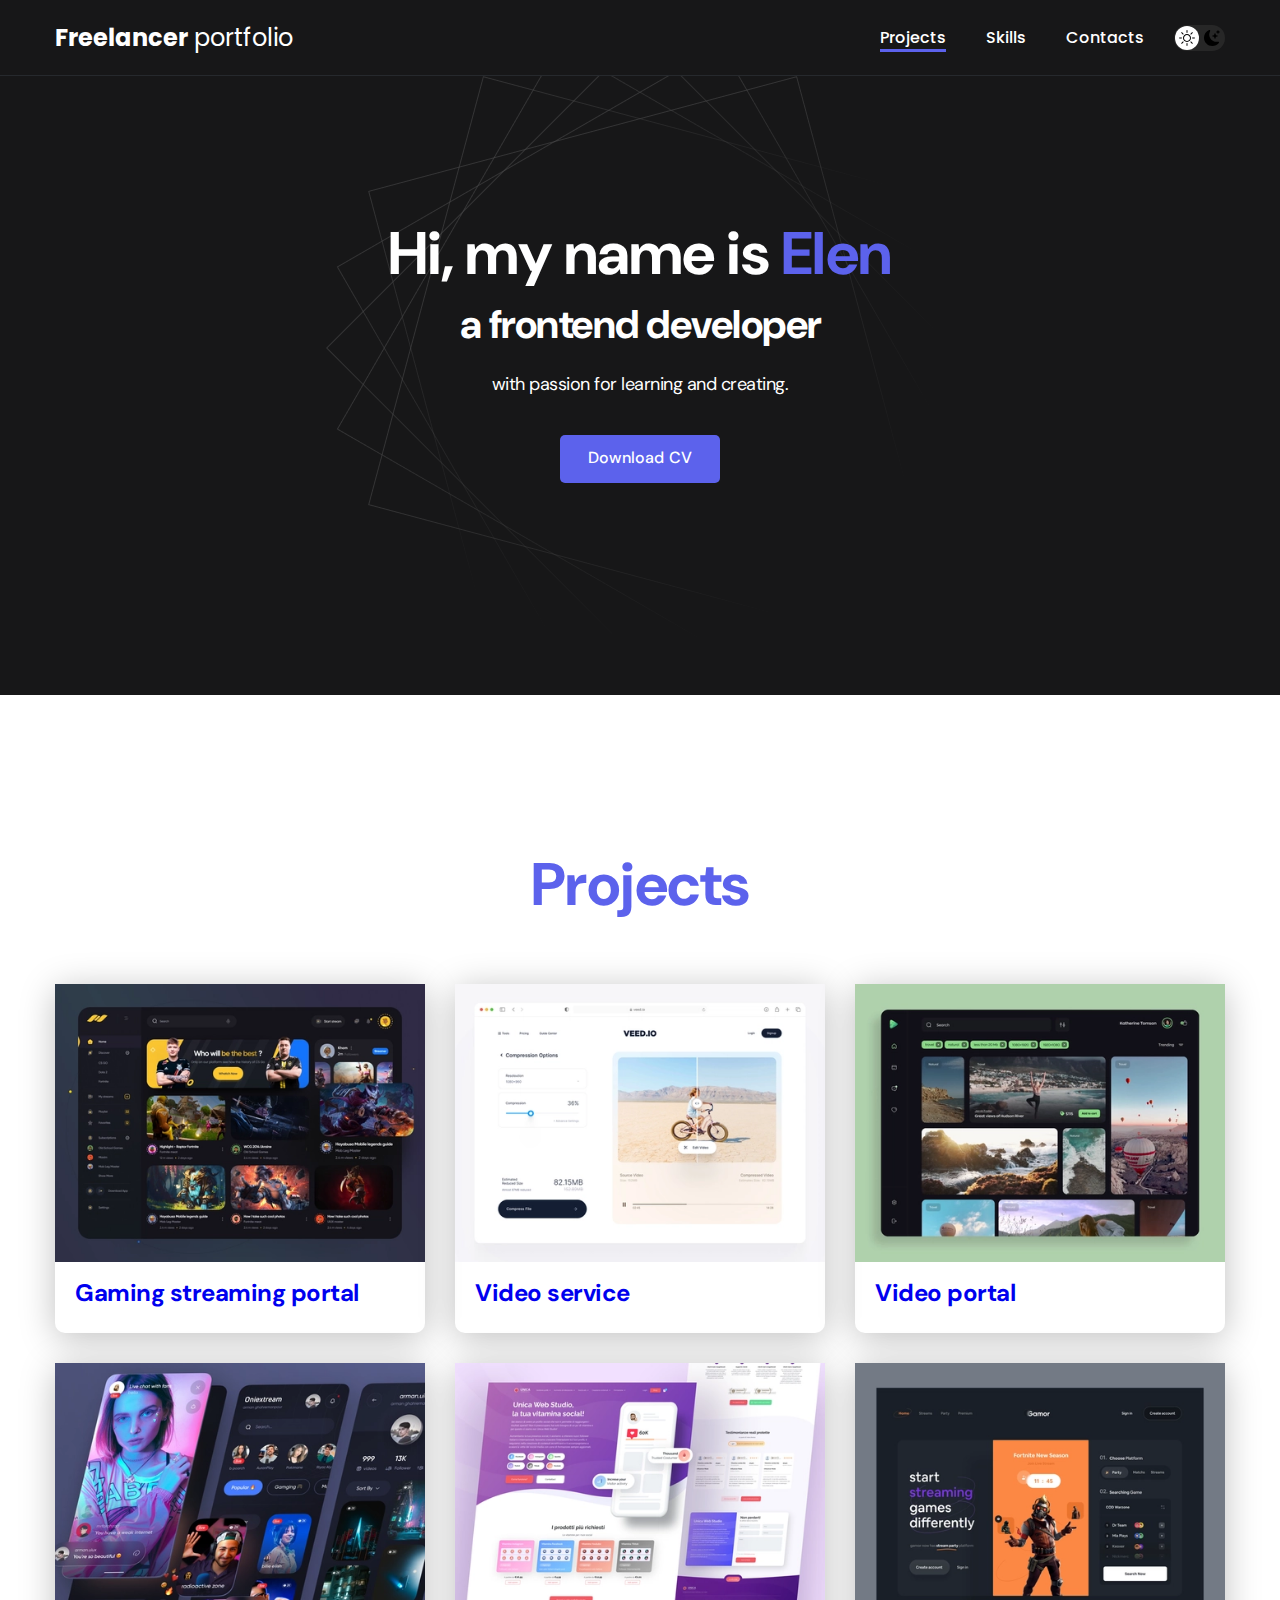
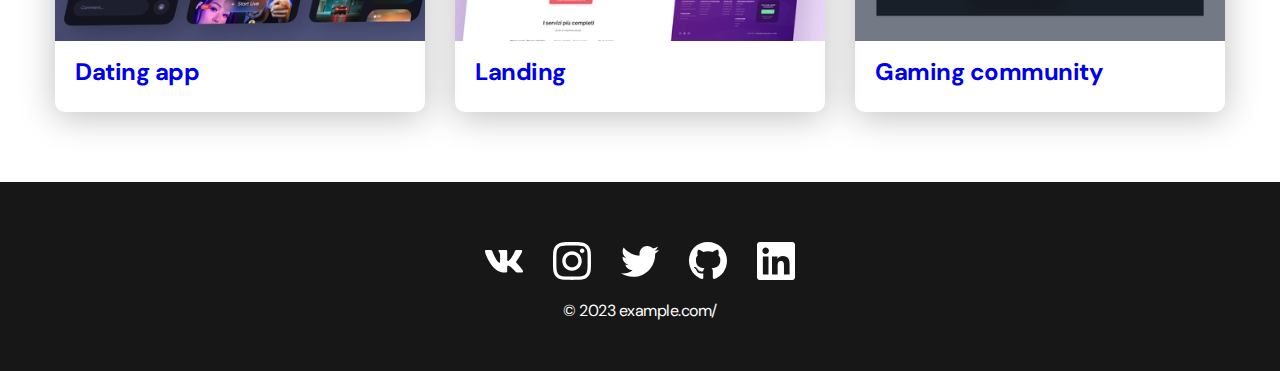
<file: index.html>
<!DOCTYPE html>
<html lang="en">
<head>
    <meta charset="UTF-8">
    <meta name="viewport" content="width=device-width, initial-scale=1.0">
    <link rel="stylesheet" href="css/style.css">
    <title>Freelance Portfolio</title>
</head>
<body>
    <nav class="nav">
        <div class="container">
            <div class="nav-row">
                <a href="./index.html" class="logo">
                   <strong>Freelancer</strong> portfolio
                </a>
                <button class="dark-mode-btn ">
                    <img src="./img/icons/vector.svg" alt="light mode" class="dark-mode-btn__icon">
                    <img src="./img/icons/moon.svg" alt="dark mode" class="dark-mode-btn__icon">
                </button>
                <ul class="nav-list">
                    <li class="nav-list__item"> 
                        <a href="./index.html" class="nav-list__link nav-list__link--active ">Projects</a>
                    </li>
                    <li class="nav-list__item"> 
                        <a href="./skills.html" class="nav-list__link">Skills</a>
                    </li>
                    <li class="nav-list__item">
                         <a href="./contacts.html" class="nav-list__link">Contacts</a>
                    </li>    
                </ul>

            </div>
        </div>
    </nav>
    <header class="header">
        <div class="header__wrapper">
            <h1 class="header__title">
                <strong>Hi, my name is <em>Elen</em></strong><br>
                a frontend developer
            </h1>
            <div class="header__text">
                <p>with passion for learning and creating.</p>
            </div>
            <a href="#" class="btn">Download CV</a>
        </div>
    </header>
    <main class="section">
        <div class="container">
            <h2 class="title-1">Projects</h2>
            <ul class="projects">
                <li class="project">
                    <a href="./gaming-portal.html">
                        <img src="img/projects/01.jpg" alt="procejt Image" class="procejt__img">
                        <h3 class="project__title">Gaming streaming portal</h3>
                    </a>
                </li>
                <li class="project">
                    <a href="./video-service.html">
                        <img src="img/projects/02.jpg" alt="procejt Image" class="procejt__img">
                        <h3 class="project__title">Video service</h3>
                    </a> 
                </li>
                <li class="project">
                    <a href="./video-portal.html">
                        <img src="img/projects/03.jpg" alt="procejt Image" class="procejt__img">
                        <h3 class="project__title">Video portal</h3>
                    </a>   
                </li>
                <li class="project">
                    <a href="./dating-app.html">
                        <img src="img/projects/04.jpg" alt="procejt Image" class="procejt__img">
                    <h3 class="project__title">Dating app</h3>
                    </a>    
                </li>
                <li class="project">
                    <a href="./landing.html">
                        <img src="img/projects/05.jpg" alt="procejt Image" class="procejt__img">
                    <h3 class="project__title">Landing</h3>
                    </a>
                </li>
                <li class="project">
                    <a href="./gaming-community.html">   
                    <img src="img/projects/06.jpg" alt="procejt Image" class="procejt__img">
                    <h3 class="project__title">Gaming community</h3>
                    </a>
                </li>
            </ul>
        </div>
    </main>
    <footer class="footer">
        <div class="container">
            <div class="footer__wrapper">
                <ul class="social">
                    <li class="social__item"><a href="#">
                        <img src="img/icons/vk.svg" alt="social media">
                    </a></li>
                    <li class="social__item"><a href="#">
                        <img src="img/icons/instagram.svg" alt="social media">
                    </a></li>
                    <li class="social__item"><a href="#">
                        <img src="img/icons/twitter.svg" alt="social media">
                    </a></li>
                    <li class="social__item"><a href="#">
                        <img src="img/icons/gitHub.svg" alt="social media">
                    </a></li>
                    <li class="social__item"><a href="#">
                        <img src="img/icons/linkedIn.svg" alt="social media">
                    </a></li>
                </ul>
                <div class="copyright">
                    <p>© 2023 example.com/</p>
                </div>
            </div>     
        </div>
    </footer>
    <script src="./js/script.js"></script>
</body>
</html>
</file>
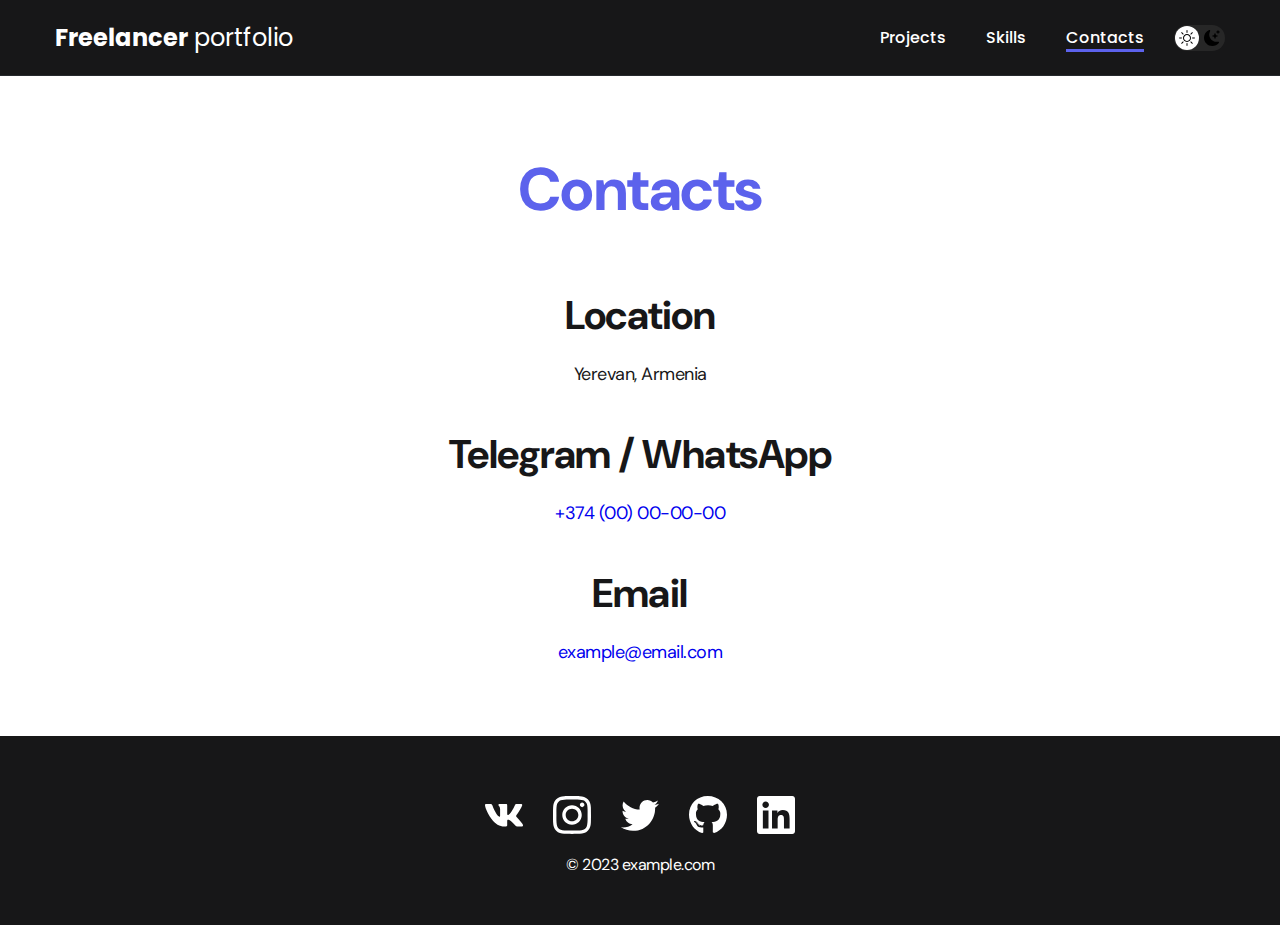
<file: contacts.html>
<!DOCTYPE html>
<html lang="en">
<head>
    <meta charset="UTF-8">
    <meta name="viewport" content="width=device-width, initial-scale=1.0">
    <link rel="stylesheet" href="css/style.css">
    <title>Freelance Portfolio</title>
</head>
<body>
    <nav class="nav">
        <div class="container">
            <div class="nav-row">
                <a href="./index.html" class="logo">
                   <strong>Freelancer</strong> portfolio
                </a>
                <button class="dark-mode-btn ">
                    <img src="./img/icons/vector.svg" alt="light mode" class="dark-mode-btn__icon">
                    <img src="./img/icons/moon.svg" alt="dark mode" class="dark-mode-btn__icon">
                </button>
                <ul class="nav-list">
                    <li class="nav-list__item"> 
                        <a href="./index.html" class="nav-list__link ">Projects</a>
                    </li>
                    <li class="nav-list__item"> 
                        <a href="./skills.html" class="nav-list__link">Skills</a>
                    </li>
                    <li class="nav-list__item">
                         <a href="./contacts.html" class="nav-list__link  nav-list__link--active">Contacts</a>
                    </li>    
                </ul>
            </div>
        </div>
    </nav>
    <main class="section">
        <div class="container">
            <h1 class="title-1">Contacts</h1>
            <ul class="content-list">
                <li class="content-list__item">
                    <h2 class="title-2">Location</h2>
                    <p>Yerevan, Armenia</p>
                </li>
                <li class="content-list__item">
                    <h2 class="title-2">Telegram / WhatsApp</h2>

                    <p> <a href="tel: +374 (00) 00-00-00">+374 (00) 00-00-00</a></p>
                </li>
                <li class="content-list__item">
                    <h2 class="title-2">Email</h2>
                    <a href="mailto:example@email.com">example@email.com</a>
                </li>
            </ul>
        </div>
    </main>
    <footer class="footer">
        <div class="container">
            <div class="footer__wrapper">
                <ul class="social">
                    <li class="social__item"><a href="#">
                        <img src="img/icons/vk.svg" alt="social media">
                    </a></li>
                    <li class="social__item"><a href="#">
                        <img src="img/icons/instagram.svg" alt="social media">
                    </a></li>
                    <li class="social__item"><a href="#">
                        <img src="img/icons/twitter.svg" alt="social media">
                    </a></li>
                    <li class="social__item"><a href="#">
                        <img src="img/icons/gitHub.svg" alt="social media">
                    </a></li>
                    <li class="social__item"><a href="#">
                        <img src="img/icons/linkedIn.svg" alt="social media">
                    </a></li>
                </ul>
                <div class="copyright">
                    <p>© 2023 example.com</p>
                </div>
            </div>     
        </div>
    </footer>
    <script src="./js/script.js"></script>
</body>
</html>
</file>
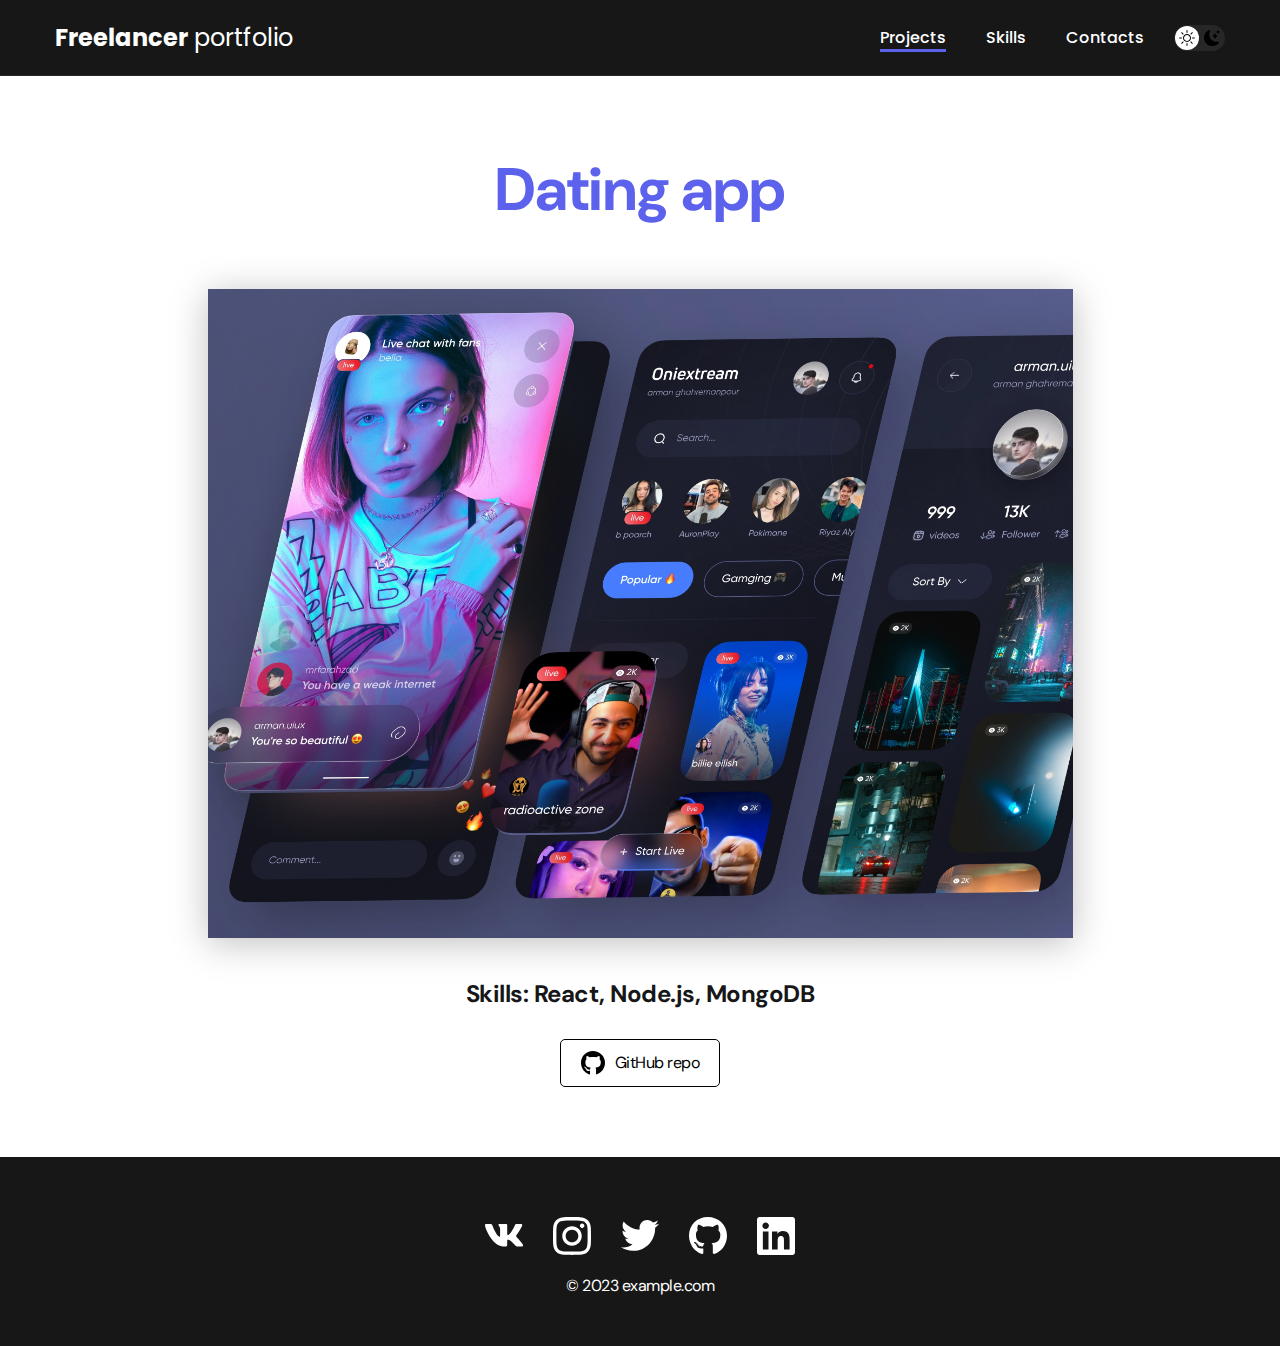
<file: dating-app.html>
<!DOCTYPE html>
<html lang="en">
<head>
    <meta charset="UTF-8">
    <meta name="viewport" content="width=device-width, initial-scale=1.0">
    <link rel="stylesheet" href="css/style.css">
    <title>Freelance Portfolio</title>
</head>
<body>
    <nav class="nav">
        <div class="container">
            <div class="nav-row">
                <a href="./index.html" class="logo">
                   <strong>Freelancer</strong> portfolio
                </a>
                <button class="dark-mode-btn ">
                    <img src="./img/icons/vector.svg" alt="light mode" class="dark-mode-btn__icon">
                    <img src="./img/icons/moon.svg" alt="dark mode" class="dark-mode-btn__icon">
                </button>
                <ul class="nav-list">
                    <li class="nav-list__item"> 
                        <a href="./index.html" class="nav-list__link nav-list__link--active ">Projects</a>
                    </li>
                    <li class="nav-list__item"> 
                        <a href="./skills.html" class="nav-list__link">Skills</a>
                    </li>
                    <li class="nav-list__item">
                         <a href="./contacts.html" class="nav-list__link">Contacts</a>
                    </li>    
                </ul>
            </div>
        </div>
    </nav>
    <main class="section">
        <div class="container">
            <div class="procejt-details">
               <h1 class="title-1">Dating app</h1>
               <img class="project-details-cover" src="./img/projects/04-big.jpg" alt="dating-app"> 
                <div class="projects-details__desc">
                    <p>Skills: React, Node.js, MongoDB</p>
                </div>
                <a href="#" class="btn-outline">
                    <img class="darkGitHub" src="./img/icons/gitHub-black.svg" alt="gitHub">
                    <img class="lightGitHub" src="./img/icons/gitHub.svg" alt="gitHub">
                    <span>GitHub repo</span>
                </a>
           </div>
        </div>
    </main>
    <footer class="footer">
        <div class="container">
            <div class="footer__wrapper">
                <ul class="social">
                    <li class="social__item"><a href="#">
                        <img src="img/icons/vk.svg" alt="social media">
                    </a></li>
                    <li class="social__item"><a href="#">
                        <img src="img/icons/instagram.svg" alt="social media">
                    </a></li>
                    <li class="social__item"><a href="#">
                        <img src="img/icons/twitter.svg" alt="social media">
                    </a></li>
                    <li class="social__item"><a href="#">
                        <img src="img/icons/gitHub.svg" alt="social media">
                    </a></li>
                    <li class="social__item"><a href="#">
                        <img src="img/icons/linkedIn.svg" alt="social media">
                    </a></li>
                </ul>
                <div class="copyright">
                    <p>© 2023 example.com</p>
                </div>
            </div>     
        </div>
    </footer>
    <script src="./js/script.js"></script>
</body>
</html>
</file>
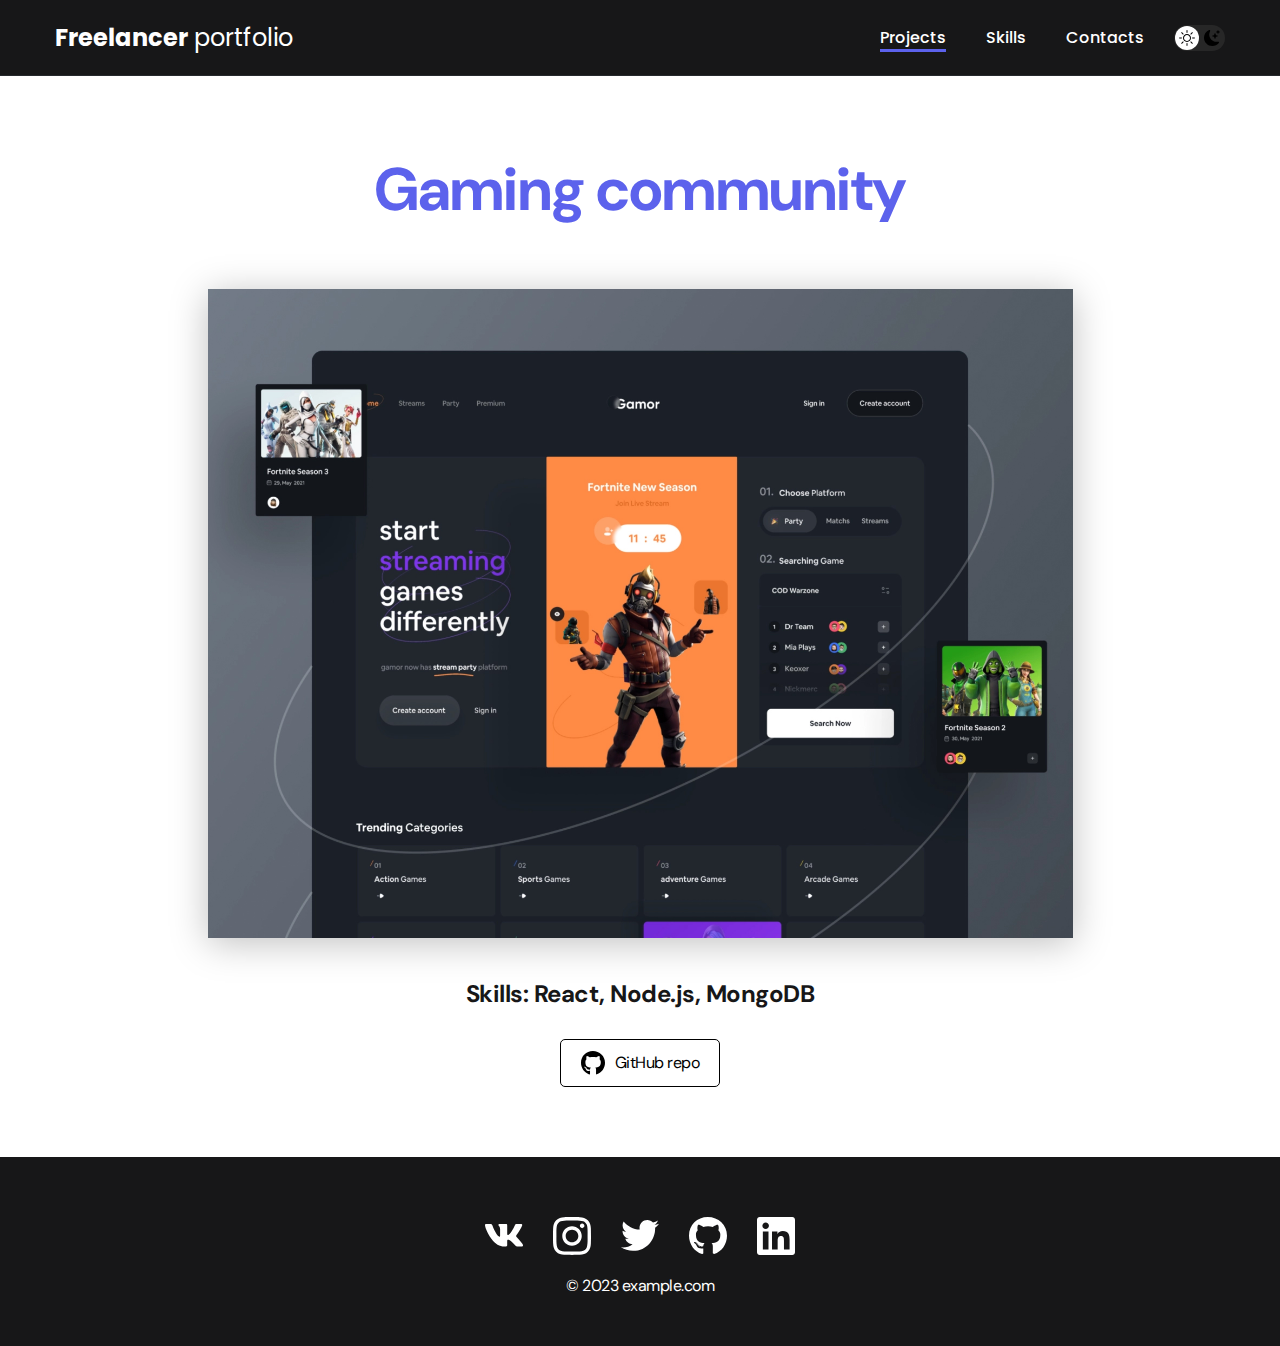
<file: gaming-community.html>
<!DOCTYPE html>
<html lang="en">
<head>
    <meta charset="UTF-8">
    <meta name="viewport" content="width=device-width, initial-scale=1.0">
    <link rel="stylesheet" href="css/style.css">
    <title>Freelance Portfolio</title>
</head>
<body>
    <nav class="nav">
        <div class="container">
            <div class="nav-row">
                <a href="./index.html" class="logo">
                   <strong>Freelancer</strong> portfolio
                </a>
                <button class="dark-mode-btn ">
                    <img src="./img/icons/vector.svg" alt="light mode" class="dark-mode-btn__icon">
                    <img src="./img/icons/moon.svg" alt="dark mode" class="dark-mode-btn__icon">
                </button>
                <ul class="nav-list">
                    <li class="nav-list__item"> 
                        <a href="./index.html" class="nav-list__link nav-list__link--active ">Projects</a>
                    </li>
                    <li class="nav-list__item"> 
                        <a href="./skills.html" class="nav-list__link">Skills</a>
                    </li>
                    <li class="nav-list__item">
                         <a href="./contacts.html" class="nav-list__link">Contacts</a>
                    </li>    
                </ul>
            </div>
        </div>
    </nav>
    <main class="section">
        <div class="container">
            <div class="procejt-details">
               <h1 class="title-1">Gaming community</h1>
               <img class="project-details-cover" src="./img/projects/06-big.jpg" alt="gaming-community">
                <div class="projects-details__desc">
                    <p>Skills: React, Node.js, MongoDB</p>
                </div>
                <a href="#" class="btn-outline">
                    <img class="darkGitHub" src="./img/icons/gitHub-black.svg" alt="gitHub">
                    <img class="lightGitHub" src="./img/icons/gitHub.svg" alt="gitHub">
                    <span>GitHub repo</span>
                </a>
           </div>
        </div>
    </main>
    <footer class="footer">
        <div class="container">
            <div class="footer__wrapper">
                <ul class="social">
                    <li class="social__item"><a href="#">
                        <img src="img/icons/vk.svg" alt="social media">
                    </a></li>
                    <li class="social__item"><a href="#">
                        <img src="img/icons/instagram.svg" alt="social media">
                    </a></li>
                    <li class="social__item"><a href="#">
                        <img src="img/icons/twitter.svg" alt="social media">
                    </a></li>
                    <li class="social__item"><a href="#">
                        <img src="img/icons/gitHub.svg" alt="social media">
                    </a></li>
                    <li class="social__item"><a href="#">
                        <img src="img/icons/linkedIn.svg" alt="social media">
                    </a></li>
                </ul>
                <div class="copyright">
                    <p>© 2023 example.com</p>
                </div>
            </div>     
        </div>
    </footer>
    <script src="./js/script.js"></script>
</body>
</html>
</file>
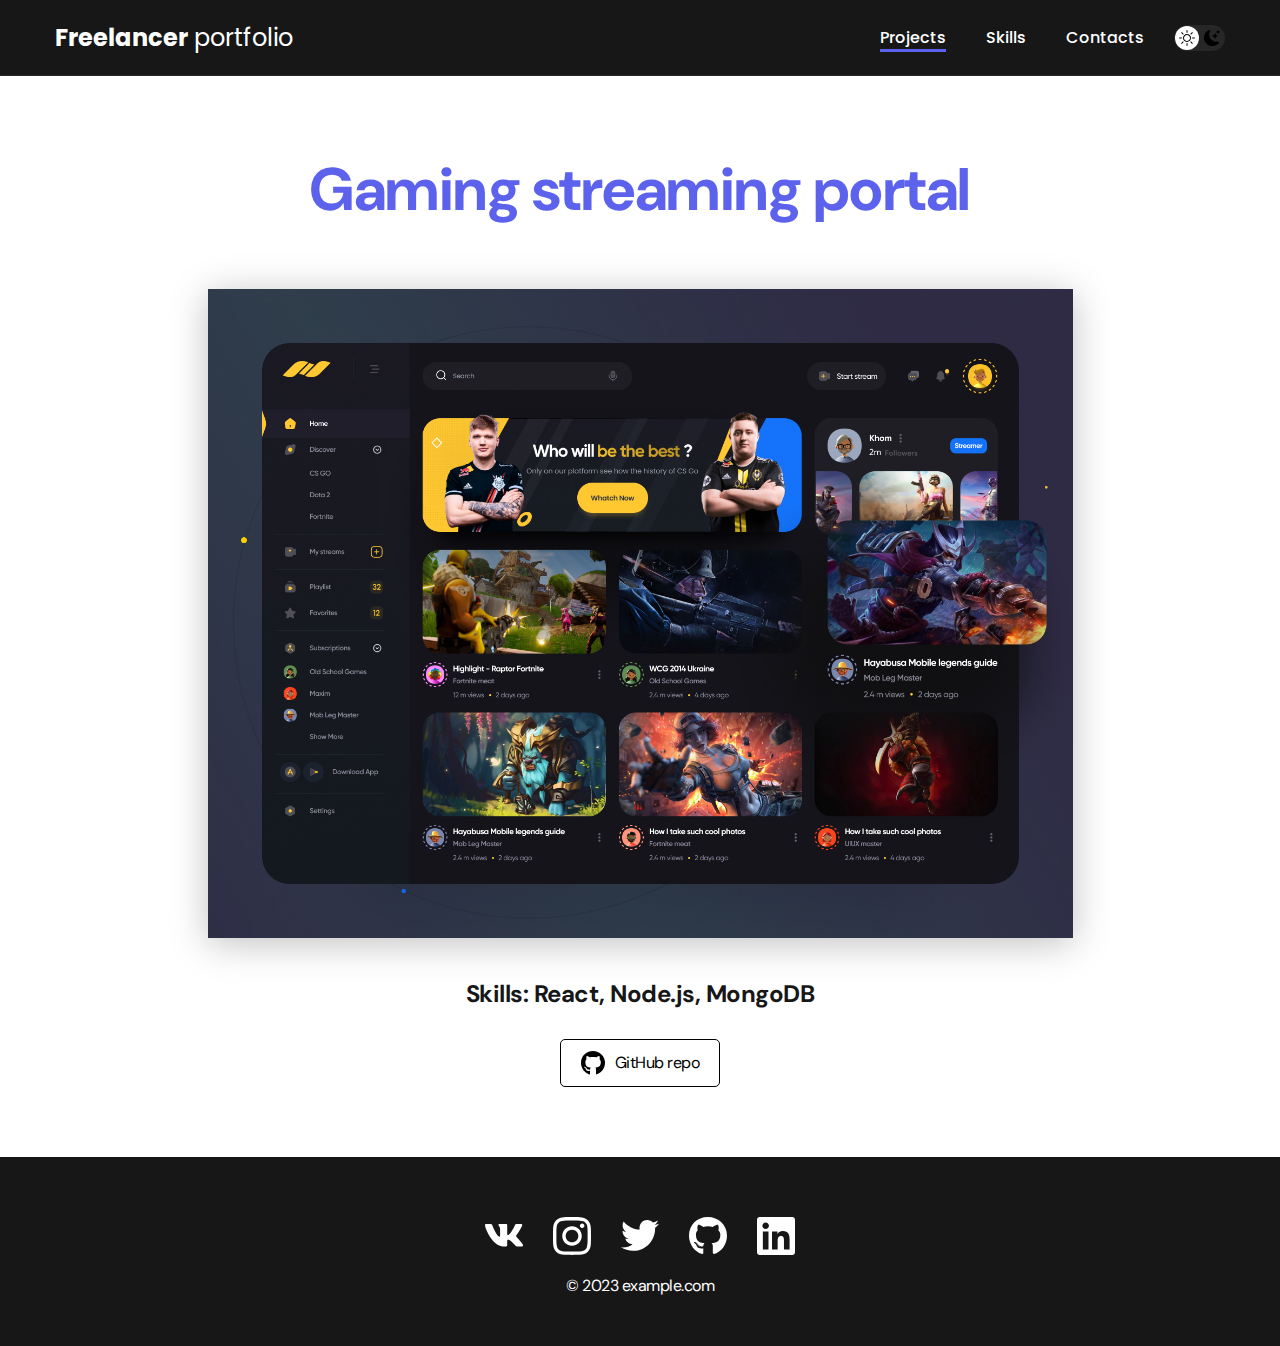
<file: gaming-portal.html>
<!DOCTYPE html>
<html lang="en">
<head>
    <meta charset="UTF-8">
    <meta name="viewport" content="width=device-width, initial-scale=1.0">
    <link rel="stylesheet" href="css/style.css">
    <title>Freelance Portfolio</title>
</head>
<body>
    <nav class="nav">
        <div class="container">
            <div class="nav-row">
                <a href="./index.html" class="logo">
                   <strong>Freelancer</strong> portfolio
                </a>
                <button class="dark-mode-btn ">
                    <img src="./img/icons/vector.svg" alt="light mode" class="dark-mode-btn__icon">
                    <img src="./img/icons/moon.svg" alt="dark mode" class="dark-mode-btn__icon">
                </button>
                <ul class="nav-list">
                    <li class="nav-list__item"> 
                        <a href="./index.html" class="nav-list__link nav-list__link--active ">Projects</a>
                    </li>
                    <li class="nav-list__item"> 
                        <a href="./skills.html" class="nav-list__link">Skills</a>
                    </li>
                    <li class="nav-list__item">
                         <a href="./contacts.html" class="nav-list__link">Contacts</a>
                    </li>    
                </ul>
            </div>
        </div>
    </nav>
    <main class="section">
        <div class="container">
            <div class="procejt-details">
               <h1 class="title-1">Gaming streaming portal</h1>
               <img class="project-details-cover" src="./img/projects/01-big.jpg" alt="gaming-portal">
                <div class="projects-details__desc">
                    <p>Skills: React, Node.js, MongoDB</p>
                </div>
                <a href="#" class="btn-outline">
                    <img class="darkGitHub" src="./img/icons/gitHub-black.svg" alt="gitHub">
                    <img class="lightGitHub" src="./img/icons/gitHub.svg" alt="gitHub">
                    <span>GitHub repo</span>
                </a>
           </div>
        </div>
    </main>
    <footer class="footer">
        <div class="container">
            <div class="footer__wrapper">
                <ul class="social">
                    <li class="social__item"><a href="#">
                        <img src="img/icons/vk.svg" alt="social media">
                    </a></li>
                    <li class="social__item"><a href="#">
                        <img src="img/icons/instagram.svg" alt="social media">
                    </a></li>
                    <li class="social__item"><a href="#">
                        <img src="img/icons/twitter.svg" alt="social media">
                    </a></li>
                    <li class="social__item"><a href="#">
                        <img src="img/icons/gitHub.svg" alt="social media">
                    </a></li>
                    <li class="social__item"><a href="#">
                        <img src="img/icons/linkedIn.svg" alt="social media">
                    </a></li>
                </ul>
                <div class="copyright">
                    <p>© 2023 example.com</p>
                </div>
            </div>     
        </div>
    </footer>
    <script src="./js/script.js"></script>
</body>
</html>
</file>
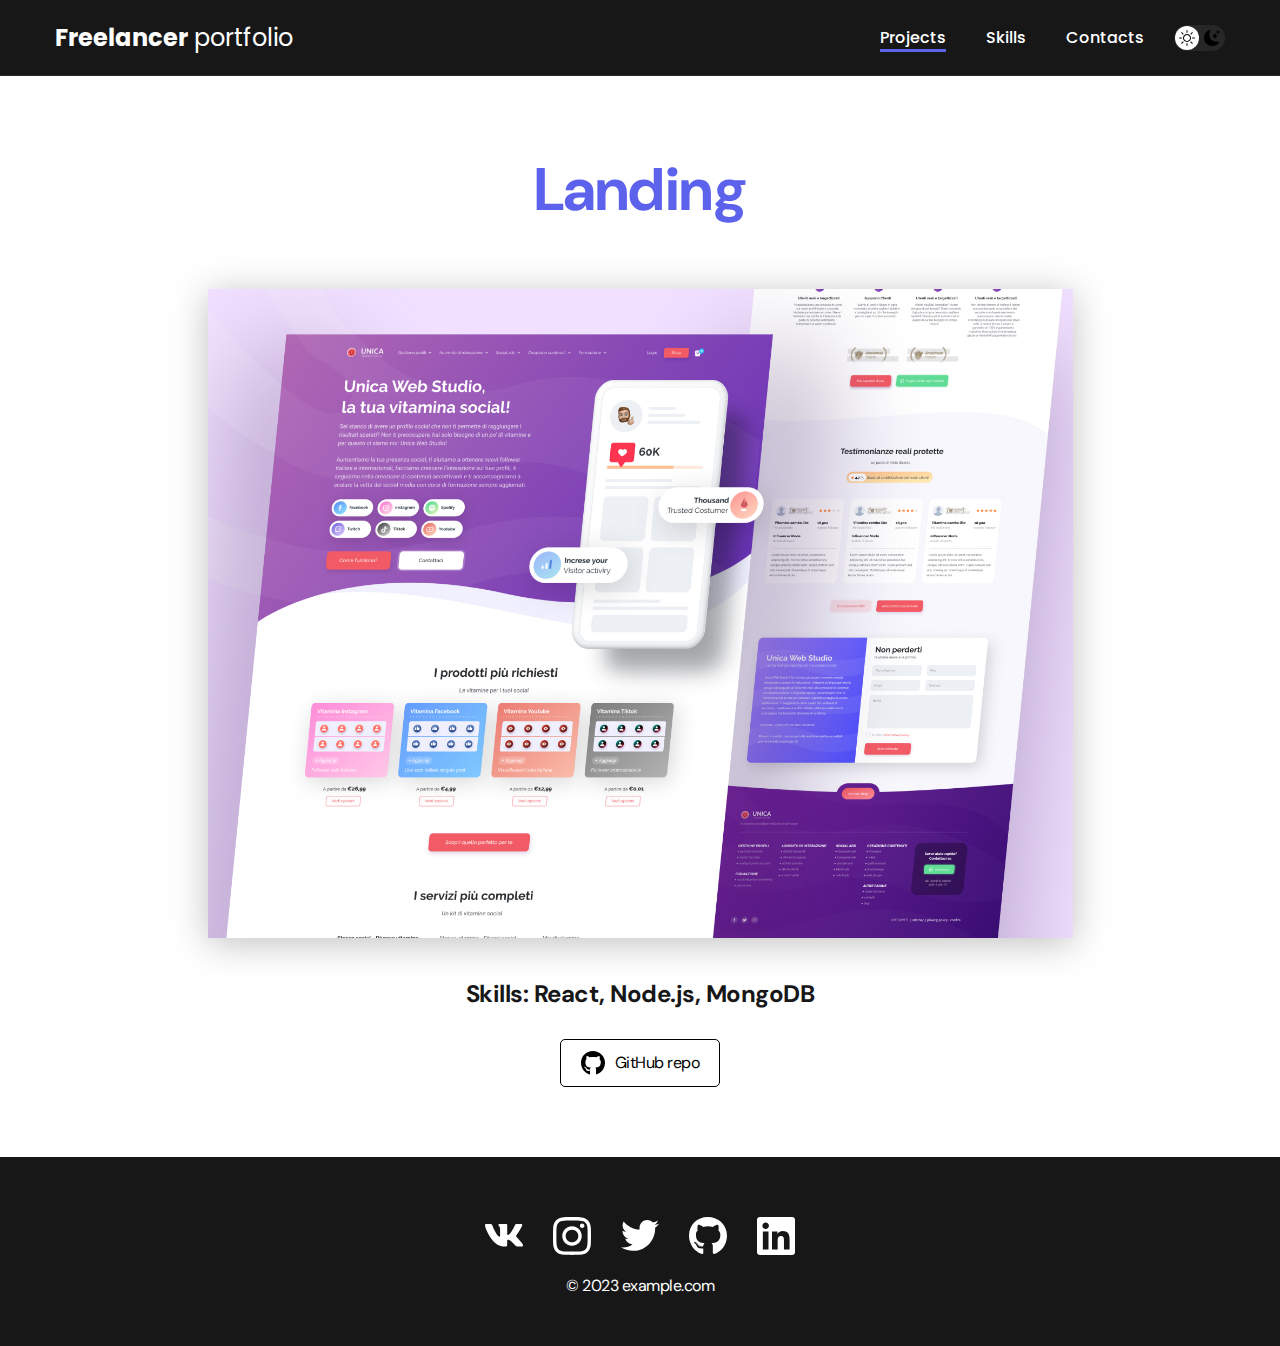
<file: landing.html>
<!DOCTYPE html>
<html lang="en">
<head>
    <meta charset="UTF-8">
    <meta name="viewport" content="width=device-width, initial-scale=1.0">
    <link rel="stylesheet" href="css/style.css">
    <title>Freelance Portfolio</title>
</head>
<body>
    <nav class="nav">
        <div class="container">
            <div class="nav-row">
                <a href="./index.html" class="logo">
                   <strong>Freelancer</strong> portfolio
                </a>
                <button class="dark-mode-btn ">
                    <img src="./img/icons/vector.svg" alt="light mode" class="dark-mode-btn__icon">
                    <img src="./img/icons/moon.svg" alt="dark mode" class="dark-mode-btn__icon">
                </button>
                <ul class="nav-list">
                    <li class="nav-list__item"> 
                        <a href="./index.html" class="nav-list__link nav-list__link--active ">Projects</a>
                    </li>
                    <li class="nav-list__item"> 
                        <a href="./skills.html" class="nav-list__link">Skills</a>
                    </li>
                    <li class="nav-list__item">
                         <a href="./contacts.html" class="nav-list__link">Contacts</a>
                    </li>    
                </ul>
            </div>
        </div>
    </nav>
    <main class="section">
        <div class="container">
            <div class="procejt-details">
               <h1 class="title-1">Landing</h1>
               <img class="project-details-cover" src="./img/projects/05-big.jpg" alt="landing">
                <div class="projects-details__desc">
                    <p>Skills: React, Node.js, MongoDB</p>
                </div>
                <a href="#" class="btn-outline">
                    <img class="darkGitHub" src="./img/icons/gitHub-black.svg" alt="gitHub">
                    <img class="lightGitHub" src="./img/icons/gitHub.svg" alt="gitHub">
                    <span>GitHub repo</span>
                </a>
           </div>
        </div>
    </main>
    <footer class="footer">
        <div class="container">
            <div class="footer__wrapper">
                <ul class="social">
                    <li class="social__item"><a href="#">
                        <img src="img/icons/vk.svg" alt="social media">
                    </a></li>
                    <li class="social__item"><a href="#">
                        <img src="img/icons/instagram.svg" alt="social media">
                    </a></li>
                    <li class="social__item"><a href="#">
                        <img src="img/icons/twitter.svg" alt="social media">
                    </a></li>
                    <li class="social__item"><a href="#">
                        <img src="img/icons/gitHub.svg" alt="social media">
                    </a></li>
                    <li class="social__item"><a href="#">
                        <img src="img/icons/linkedIn.svg" alt="social media">
                    </a></li>
                </ul>
                <div class="copyright">
                    <p>© 2023 example.com</p>
                </div>
            </div>     
        </div>
    </footer>
    <script src="./js/script.js"></script>
</body>
</html>
</file>
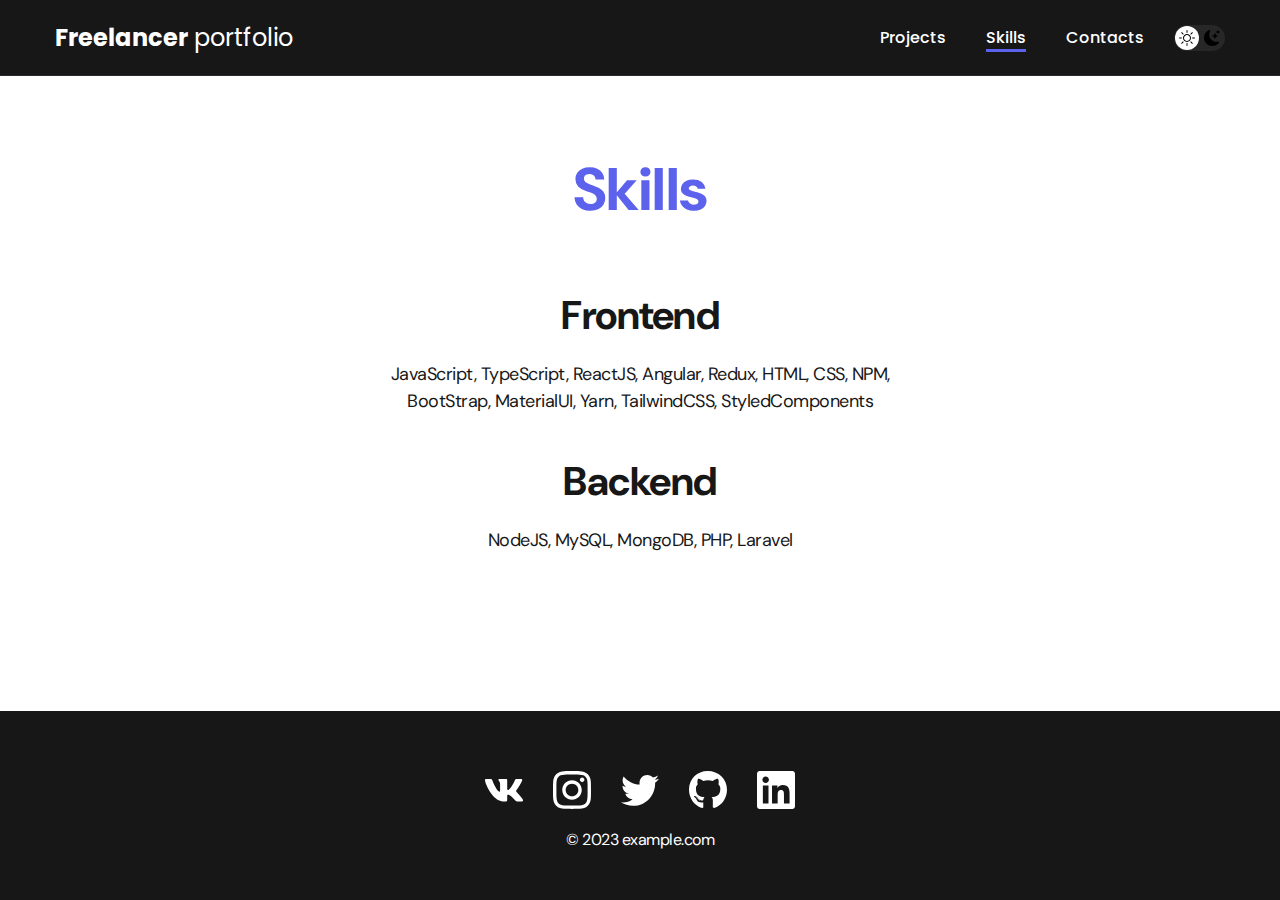
<file: skills.html>
<!DOCTYPE html>
<html lang="en">
<head>
    <meta charset="UTF-8">
    <meta name="viewport" content="width=device-width, initial-scale=1.0">
    <link rel="stylesheet" href="css/style.css">
    <title>Freelance Portfolio</title>
</head>
<body>
    <nav class="nav">
        <div class="container">
            <div class="nav-row">
                <a href="./index.html" class="logo">
                   <strong>Freelancer</strong> portfolio
                </a>
                <button class="dark-mode-btn ">
                    <img src="./img/icons/vector.svg" alt="light mode" class="dark-mode-btn__icon">
                    <img src="./img/icons/moon.svg" alt="dark mode" class="dark-mode-btn__icon">
                </button>
                <ul class="nav-list">
                    <li class="nav-list__item"> 
                        <a href="./index.html" class="nav-list__link ">Projects</a>
                    </li>
                    <li class="nav-list__item"> 
                        <a href="./skills.html" class="nav-list__link nav-list__link--active">Skills</a>
                    </li>
                    <li class="nav-list__item">
                         <a href="./contacts.html" class="nav-list__link">Contacts</a>
                    </li>    
                </ul>
            </div>
        </div>
    </nav>
    <main class="section">
        <div class="container">
            <h1 class="title-1">Skills</h1>
            <ul class="content-list">
                <li class="content-list__item">
                    <h2 class="title-2">Frontend</h2>
                    <p>
                        JavaScript, TypeScript, ReactJS, Angular, Redux, HTML, CSS, NPM, BootStrap, MaterialUI, Yarn, TailwindCSS, StyledComponents
                    </p>
                </li>
                <li class="content-list__item">
                    <h2 class="title-2">Backend</h2>
                    <p>NodeJS, MySQL, MongoDB, PHP, Laravel</p>
                </li>
            </ul>
        </div>
    </main>
    <footer class="footer">
        <div class="container">
            <div class="footer__wrapper">
                <ul class="social">
                    <li class="social__item"><a href="#">
                        <img src="img/icons/vk.svg" alt="social media">
                    </a></li>
                    <li class="social__item"><a href="#">
                        <img src="img/icons/instagram.svg" alt="social media">
                    </a></li>
                    <li class="social__item"><a href="#">
                        <img src="img/icons/twitter.svg" alt="social media">
                    </a></li>
                    <li class="social__item"><a href="#">
                        <img src="img/icons/gitHub.svg" alt="social media">
                    </a></li>
                    <li class="social__item"><a href="#">
                        <img src="img/icons/linkedIn.svg" alt="social media">
                    </a></li>
                </ul>
                <div class="copyright">
                    <p>© 2023 example.com</p>
                </div>
            </div>     
        </div>
    </footer>
    <script src="./js/script.js"></script>
</body>
</html>
</file>
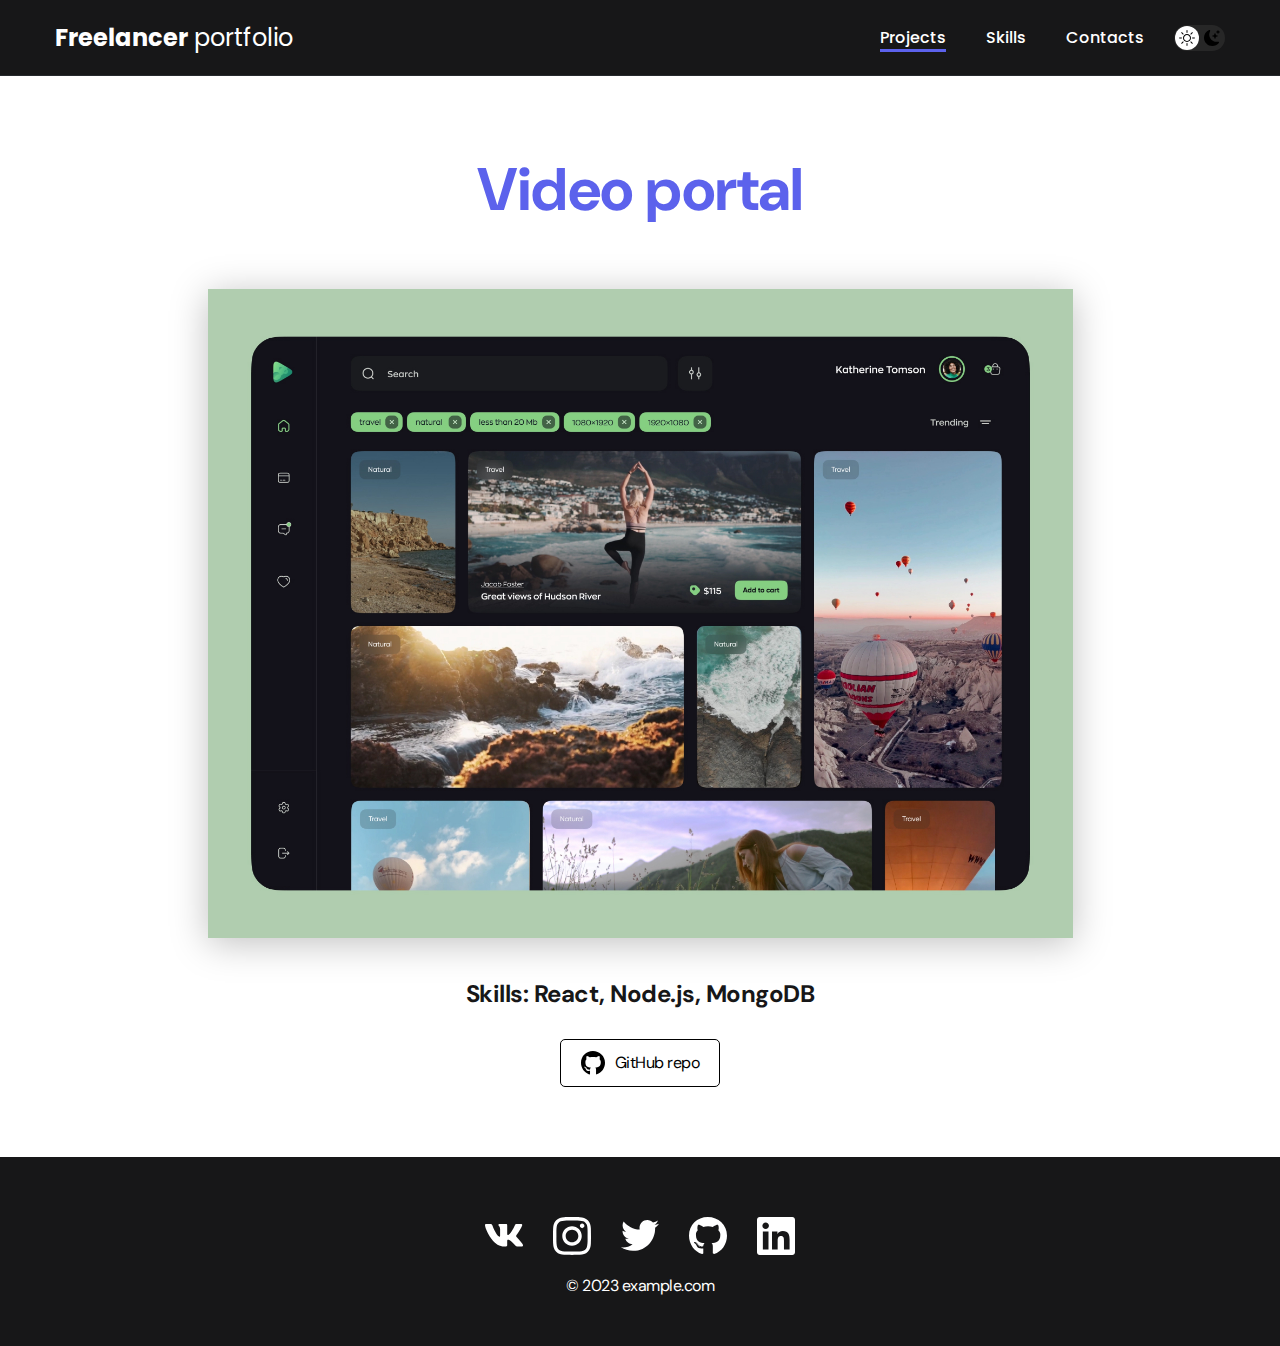
<file: video-portal.html>
<!DOCTYPE html>
<html lang="en">
<head>
    <meta charset="UTF-8">
    <meta name="viewport" content="width=device-width, initial-scale=1.0">
    <link rel="stylesheet" href="css/style.css">
    <title>Freelance Portfolio</title>
</head>
<body>
    <nav class="nav">
        <div class="container">
            <div class="nav-row">
                <a href="./index.html" class="logo">
                   <strong>Freelancer</strong> portfolio
                </a>
                <button class="dark-mode-btn ">
                    <img src="./img/icons/vector.svg" alt="light mode" class="dark-mode-btn__icon">
                    <img src="./img/icons/moon.svg" alt="dark mode" class="dark-mode-btn__icon">
                </button>
                <ul class="nav-list">
                    <li class="nav-list__item"> 
                        <a href="./index.html" class="nav-list__link nav-list__link--active ">Projects</a>
                    </li>
                    <li class="nav-list__item"> 
                        <a href="./skills.html" class="nav-list__link">Skills</a>
                    </li>
                    <li class="nav-list__item">
                         <a href="./contacts.html" class="nav-list__link">Contacts</a>
                    </li>    
                </ul>
            </div>
        </div>
    </nav>
    <main class="section">
        <div class="container">
            <div class="procejt-details">
               <h1 class="title-1">Video portal</h1>
               <img class="project-details-cover" src="./img/projects/03-big.jpg" alt="video-portal">
                <div class="projects-details__desc">
                    <p>Skills: React, Node.js, MongoDB</p>
                </div>
                <a href="#" class="btn-outline">
                    <img class="darkGitHub" src="./img/icons/gitHub-black.svg" alt="gitHub">
                    <img class="lightGitHub" src="./img/icons/gitHub.svg" alt="gitHub">
                    <span>GitHub repo</span>
                </a>
           </div>
        </div>
    </main>
    <footer class="footer">
        <div class="container">
            <div class="footer__wrapper">
                <ul class="social">
                    <li class="social__item"><a href="#">
                        <img src="img/icons/vk.svg" alt="social media">
                    </a></li>
                    <li class="social__item"><a href="#">
                        <img src="img/icons/instagram.svg" alt="social media">
                    </a></li>
                    <li class="social__item"><a href="#">
                        <img src="img/icons/twitter.svg" alt="social media">
                    </a></li>
                    <li class="social__item"><a href="#">
                        <img src="img/icons/gitHub.svg" alt="social media">
                    </a></li>
                    <li class="social__item"><a href="#">
                        <img src="img/icons/linkedIn.svg" alt="social media">
                    </a></li>
                </ul>
                <div class="copyright">
                    <p>© 2023 example.com</p>
                </div>
            </div>     
        </div>
    </footer>
    <script src="./js/script.js"></script>
</body>
</html>
</file>
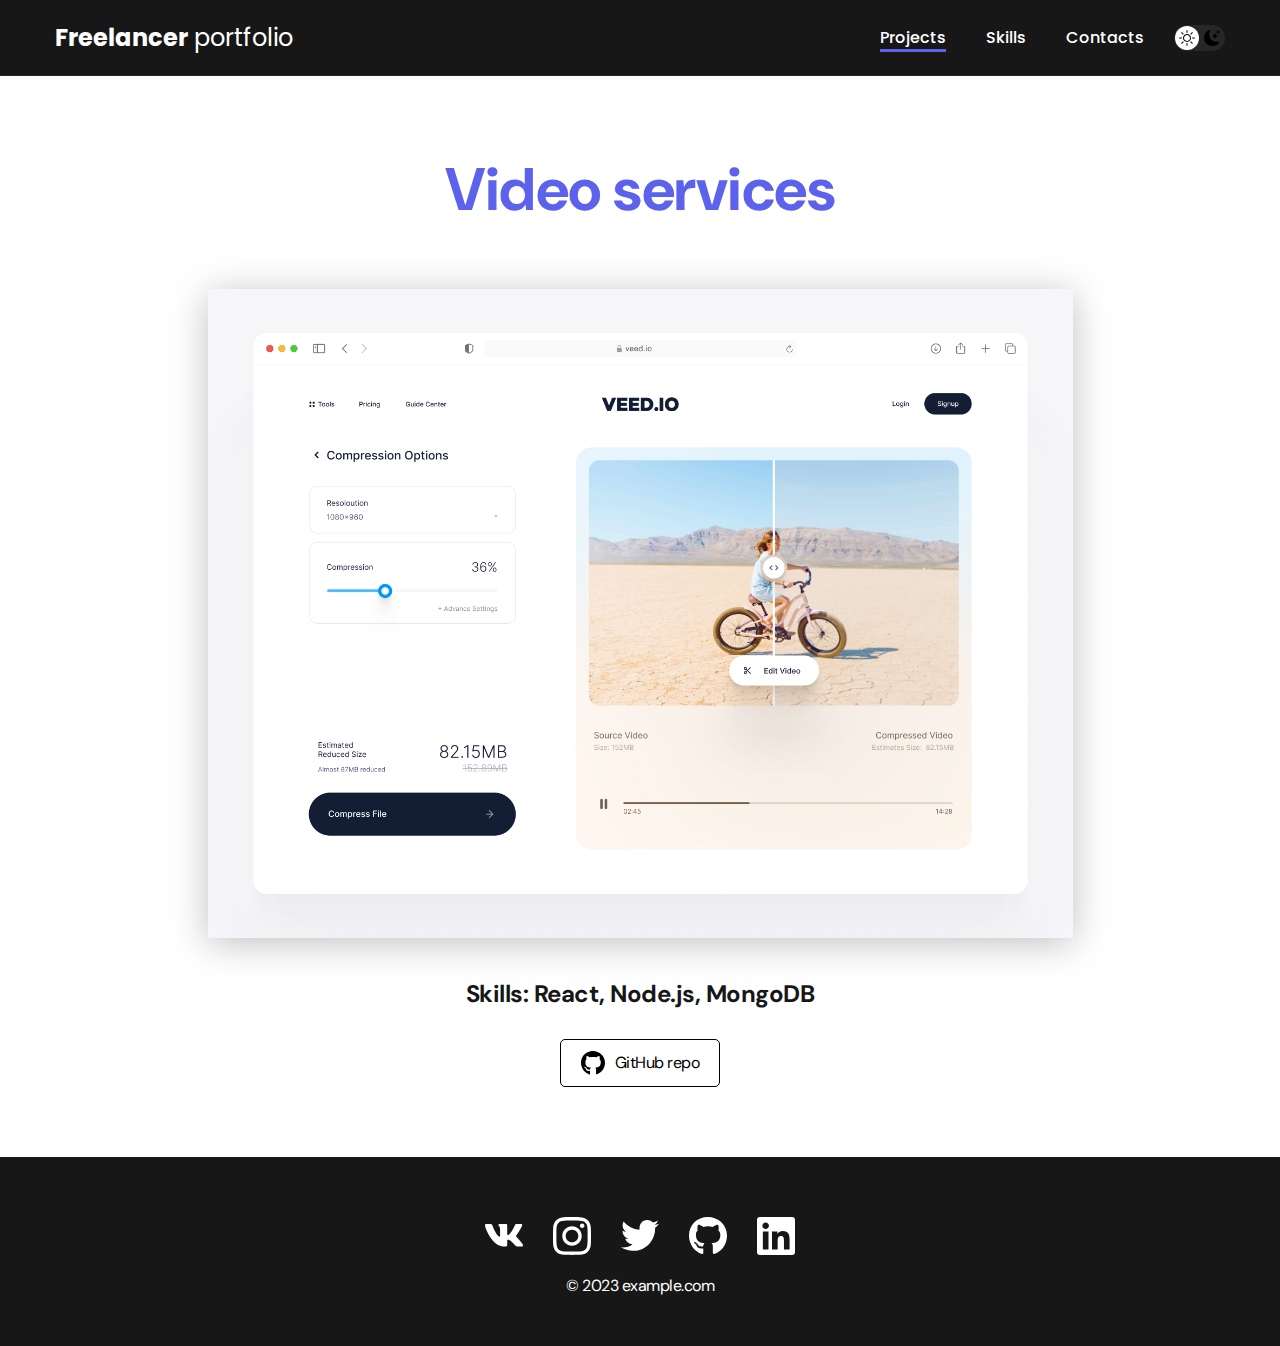
<file: video-service.html>
<!DOCTYPE html>
<html lang="en">
<head>
    <meta charset="UTF-8">
    <meta name="viewport" content="width=device-width, initial-scale=1.0">
    <link rel="stylesheet" href="css/style.css">
    <title>Freelance Portfolio</title>
</head>
<body>
    <nav class="nav">
        <div class="container">
            <div class="nav-row">
                <a href="./index.html" class="logo">
                   <strong>Freelancer</strong> portfolio
                </a>
                <button class="dark-mode-btn ">
                    <img src="./img/icons/vector.svg" alt="light mode" class="dark-mode-btn__icon">
                    <img src="./img/icons/moon.svg" alt="dark mode" class="dark-mode-btn__icon">
                </button>
                <ul class="nav-list">
                    <li class="nav-list__item"> 
                        <a href="./index.html" class="nav-list__link nav-list__link--active ">Projects</a>
                    </li>
                    <li class="nav-list__item"> 
                        <a href="./skills.html" class="nav-list__link">Skills</a>
                    </li>
                    <li class="nav-list__item">
                         <a href="./contacts.html" class="nav-list__link">Contacts</a>
                    </li>    
                </ul>
            </div>
        </div>
    </nav>
    <main class="section">
        <div class="container">
            <div class="procejt-details">
               <h1 class="title-1">Video services</h1>
                <img class="project-details-cover" src="./img/projects/02-big.jpg" alt="video-service">
                <div class="projects-details__desc">
                    <p>Skills: React, Node.js, MongoDB</p>
                </div>
                <a href="#" class="btn-outline">
                    <img class="darkGitHub" src="./img/icons/gitHub-black.svg" alt="gitHub">
                    <img class="lightGitHub" src="./img/icons/gitHub.svg" alt="gitHub">
                    <span>GitHub repo</span>
                </a>
           </div>
        </div>
    </main>
    <footer class="footer">
        <div class="container">
            <div class="footer__wrapper">
                <ul class="social">
                    <li class="social__item"><a href="#">
                        <img src="img/icons/vk.svg" alt="social media">
                    </a></li>
                    <li class="social__item"><a href="#">
                        <img src="img/icons/instagram.svg" alt="social media">
                    </a></li>
                    <li class="social__item"><a href="#">
                        <img src="img/icons/twitter.svg" alt="social media">
                    </a></li>
                    <li class="social__item"><a href="#">
                        <img src="img/icons/gitHub.svg" alt="social media">
                    </a></li>
                    <li class="social__item"><a href="#">
                        <img src="img/icons/linkedIn.svg" alt="social media">
                    </a></li>
                </ul>
                <div class="copyright">
                    <p>© 2023 example.com</p>
                </div>
            </div>     
        </div>
    </footer>
    <script src="./js/script.js"></script>
</body>
</html>
</file>
<file: css/style.css>
/* ----------------------------------reset and fonts-------------- */

@import "../css/reset.css";
@import url('https://fonts.googleapis.com/css2?family=DM+Sans:opsz,wght@9..40,400;9..40,500;9..40,700&family=Poppins:wght@400;500;700&display=swap');

/* -------------------------general------------------------------ */
:root{
	--blackpure: #000;
	--black: #171718;
	--black-border: #26292D;
	--white: #fff;
	--purple: #5C62EC;

	---text-color: var(--black);
	--dark-bg: var(--black);
	--dark-border: var(--black-border);
	--header-text: var(--white);
	--accent:var(--purple);

	/* light mode */
	--page-bg: var(--white);
	--text-color: var(--black);
	--title-1: var(--accent);
	--border: var(--blackpure);
	--btn-color: var(--blackpure); 
	--box-shadow:  0px 5px 35px 0px rgba(0, 0, 0, 0.25);
}

.dark{
	/* dark mode */
	--page-bg: #252526;
	--text-color: var(--white);
	--title-1: var(--white);
	--border: var(--white);
	--btn-color: var(--blackpure);
	--project-card-bg: var(--black);
	--project-card-text: var(--white);
	--box-shadow:  0px 5px 35px 0px rgba(0, 0, 0, 0.8);

}
html, body{
	display: flex;
	flex-direction: column;
	min-height: 100vh;
	font-family: 'DM Sans', sans-serif;
	letter-spacing: -0.5px;
	/* light mode */
	background-color: var(--page-bg);
	color: var(--text-color);
}
.container{
	max-width: 1200px;
	padding: 0 15px;
	margin: 0 auto;
}
.none{
	display: none !important;
}
.title-1{
	margin-bottom: 60px;
	font-size: 60px;
	font-weight: 700;
	color:var(--title-1);
	text-align: center;
}
.title-2{
	margin-bottom: 20px;
	font-size: 40px;
	font-weight: 700;
	line-height: 1.3;
}
/* ----------------------------NAV-------------------------- */
.nav{
	padding: 20px 0;
	background:var(--dark-bg);
	color: var(--white);
	border-bottom: 1px solid var(--dark-border);
	letter-spacing: normal;
	position: fixed;
	width: 100%;
	z-index: 99;
}
.nav-row{
	display: flex;
	align-items: center;
	justify-content: flex-end;
	column-gap: 30px;
	row-gap: 20px;
	flex-wrap: wrap;
}
.logo{
	color: var(--header-text);
	font-size: 24px;
	font-family: 'Poppins', sans-serif;
	margin-right: auto; 
}
.logo strong{
	font-weight: 700;
}
.nav-list{
	display: flex;
	flex-wrap: wrap;
	row-gap: 10px;
	align-items: center;
	column-gap: 40px;
	font-size: 16px;
	font-weight: 500;
	font-family: 'Poppins', sans-serif; 	
}
/* -----------------dark mode------------------------- */

.dark-mode-btn{
	position: relative;
	order: 9;
	display: flex;
	justify-content: space-between;
	width: 51px;
	height: 26px;
	background-color: #272727;
	border-radius: 50px;
	padding: 5px;
} 
.dark-mode-btn::before{
	content: "";
	position: absolute;
	top: 1px;
	left: 1px;
	display: block;
	height: 24px;
	width: 24px;
	border-radius: 50%;
	background-color: white;
	transition: left 0.2s ease-in;
}
.dark-mode-btn__icon{
	position: relative;
	z-index: 9;
}
.dark-mode-btn--active::before{
	content: "";
	left: 26px;
}
/* ------------------------------------------------- */
.nav-list__link{
	color: var(--header-text);
	transition: opacity 0.2s ease-in;
}
.nav-list__link:hover{
	opacity: 0.8;
}
.nav-list__link--active{
	position: relative;
}
.nav-list__link--active::before {
	content: "";
	position: absolute;
	left: 0;
	top: 100%;
	display: block;
	height: 3px;
	width: 100%;
	background-color: var(--accent);	
}
/* -------------------------header---------------------- */
.header{
	min-height: 695px;
	padding: 40px 0;
	background-image: url("../img/header-bg.png");
	background-color: var(--dark-bg);
	background-repeat: no-repeat;
	background-size: auto;
	background-position: center center;
	color: var(--header-text);
	display: flex;
	justify-content: center;
	align-items: center;
	text-align: center;
}
.header__wrapper{
	padding: 0 15px;
	max-width: 660px;
}
.header__title{
	font-size: 40px;
	font-weight: 700;
	line-height: 1.4;
	margin-bottom: 20px;
}
.header__title strong{
	font-size: 60px;
	font-weight: 700;
}
.header__title em{
	font-style: normal;
	color: var(--accent);
}
.header__text{
	font-size: 18px;
	line-height: 1.333;
	margin-bottom: 40px;
}
.header__text p + p{
	margin-top: 1.5em;
}
.btn{
	display: inline-block;
	height: 48px;
	padding: 12px 28px;
	border-radius: 5px;
	background-color: var(--accent);
	color: var(--white);
	letter-spacing: 0.15px;
	font-size: 16px;
	font-weight: 500;
	transition: opacity 0.2s ease-in;
}
/* -------------------------btn outline---------------- */
.btn-outline{
	display: flex;
	align-items: center;
	column-gap: 10px;
	padding: 12px 20px;
	height: 48px;
	border-radius: 5px;
	border: 1px solid var(--blackpure);
	background-color: var(--white);
	color: var(--btn-color);
	transition-delay: 0.20ms;
	transition: 0.20s ease-in;
}	
.btn-outline:hover{
	background-color: var(--black);
	color: var(--white);
}
.btn-outline:hover .darkGitHub{
	display: none;
}
.btn-outline:hover .lightGitHub{
	transition: 0.50s ease-in;
	display: block;
}
.lightGitHub{
	display: none;
	width: 24px;
    height: 24px;
    fill: none;
}
.btn:hover{
	opacity: 0.8;
}
.btn:active{
	position: relative;
	top: 1px;
}
/* -----------------------------projects--------------- */
.section{
	padding: 70px 0 ;
}
.projects{
	display: flex;
	flex-wrap: wrap;
	column-gap: 30px;
	row-gap: 30px;
	justify-content: center;
}
.project{
	max-width: 370px;
	background-color: var(--project-card-bg);
	border-radius: 10px;
	box-shadow: var(--box-shadow);
	transition: 0.2s ease-in;
}
.project:hover{
	box-shadow: 6px 4px 15px 5px rgba(0, 0, 0, 0.404);
	transform: rotateX(8deg) rotateY(9deg) rotateZ(0deg);
}
.project__img{
	border-radius: 10px;
}
.project__title{
	font-family: 'DM Sans', sans-serif;
	font-weight: 700;
	font-size: 24px;
	padding: 15px 20px 25px ;
	line-height: 1.3;
	color: var(--project-card-text);
}
/* ------------------------project details--------------------- */
.procejt-details{
	max-width: 865px;
	margin: 0 auto;
	display: flex;
	flex-direction: column;
	align-items: center;
	text-align: center;
}
.project-details-cover{
	max-width: 100%;
	margin-bottom: 40px;
	box-shadow: 0px 5px 35px 0px rgba(0, 0, 0, 0.25);
}
.projects-details__desc{
	font-weight: 700;
	line-height: 1.3;
	font-size: 24px;
	margin-bottom: 30px;
}	
/* -----------------------------footer--------------------- */
.footer{
	padding: 60px 0 50px;
	background-color: var(--dark-bg);
	color: var(--header-text);
	margin-top: auto;
}
.footer__wrapper{
	display: flex;
	flex-direction: column;
	align-items: center;
	row-gap: 20px;
}
.social{
	display: flex;
	column-gap: 30px;
	align-items: center;
}
.social__item{
	transition: 0.2s;
}
.copyright{
	font-size: 16px;
}
/* ---------------------------skills--------------------------- */
.content-list{
	max-width: 570px;
	margin: 0 auto;
	display: flex;
	flex-direction: column;
	align-items: center;
	text-align: center;
	row-gap: 40px;
}
.content-list__item{
	font-size: 18px;
	line-height: 1.5;
}
.content-list а{
	color: var(--accent);
}
.content-list__item p + p{
	margin-top: 0.5em;
}
/* -----------------------------media--------------------------- */
@media(max-width: 620px){
	.nav-row{
		justify-content: space-between;
		row-gap: 10px;
	}
	.dark-mode-btn{
		order: 0;
	}
	.header{
		min-height: unset;
	}
	.header__wrapper{
		padding: 180px 15px;
	}
	.header__title{
		font-size: 30px;
	}
	.header__title strong{
		font-size: 40px;
	}
	.section{
		padding: 180px 0 40px 0;
	}
	.title-1{
		font-size: 40px;
		margin-bottom: 30px;
	}
	.project__title{
		font-size: 22px;
	}
	.projects-details__desc{
		font-size: 22px;
		margin-bottom: 20px;
	}
	.footer{
		padding: 40px 0 30px;
	}
	.footer__wrapper{
		row-gap: 20px;
	}
	.social__item{
		width: 28px;
	}
	.social{
		column-gap: 20px;
	}
	.title-2{
		margin-bottom: 10px;
		font-size: 30px;
	}
	.content-list{
		row-gap: 20px;
	}
	.content-list__item{
		font-size: 16px;
	}
}


/* ----------------------corections---------------------- */
@media(max-width: 320px){
	.section{
		padding: 250px 0 50px 0;
	}
	.header__wrapper{
		padding: 180px 15px;
	}
}

@media(min-width: 480px) {
	.section{
		padding: 150px 0 70px 0;
	}
}
</file>
